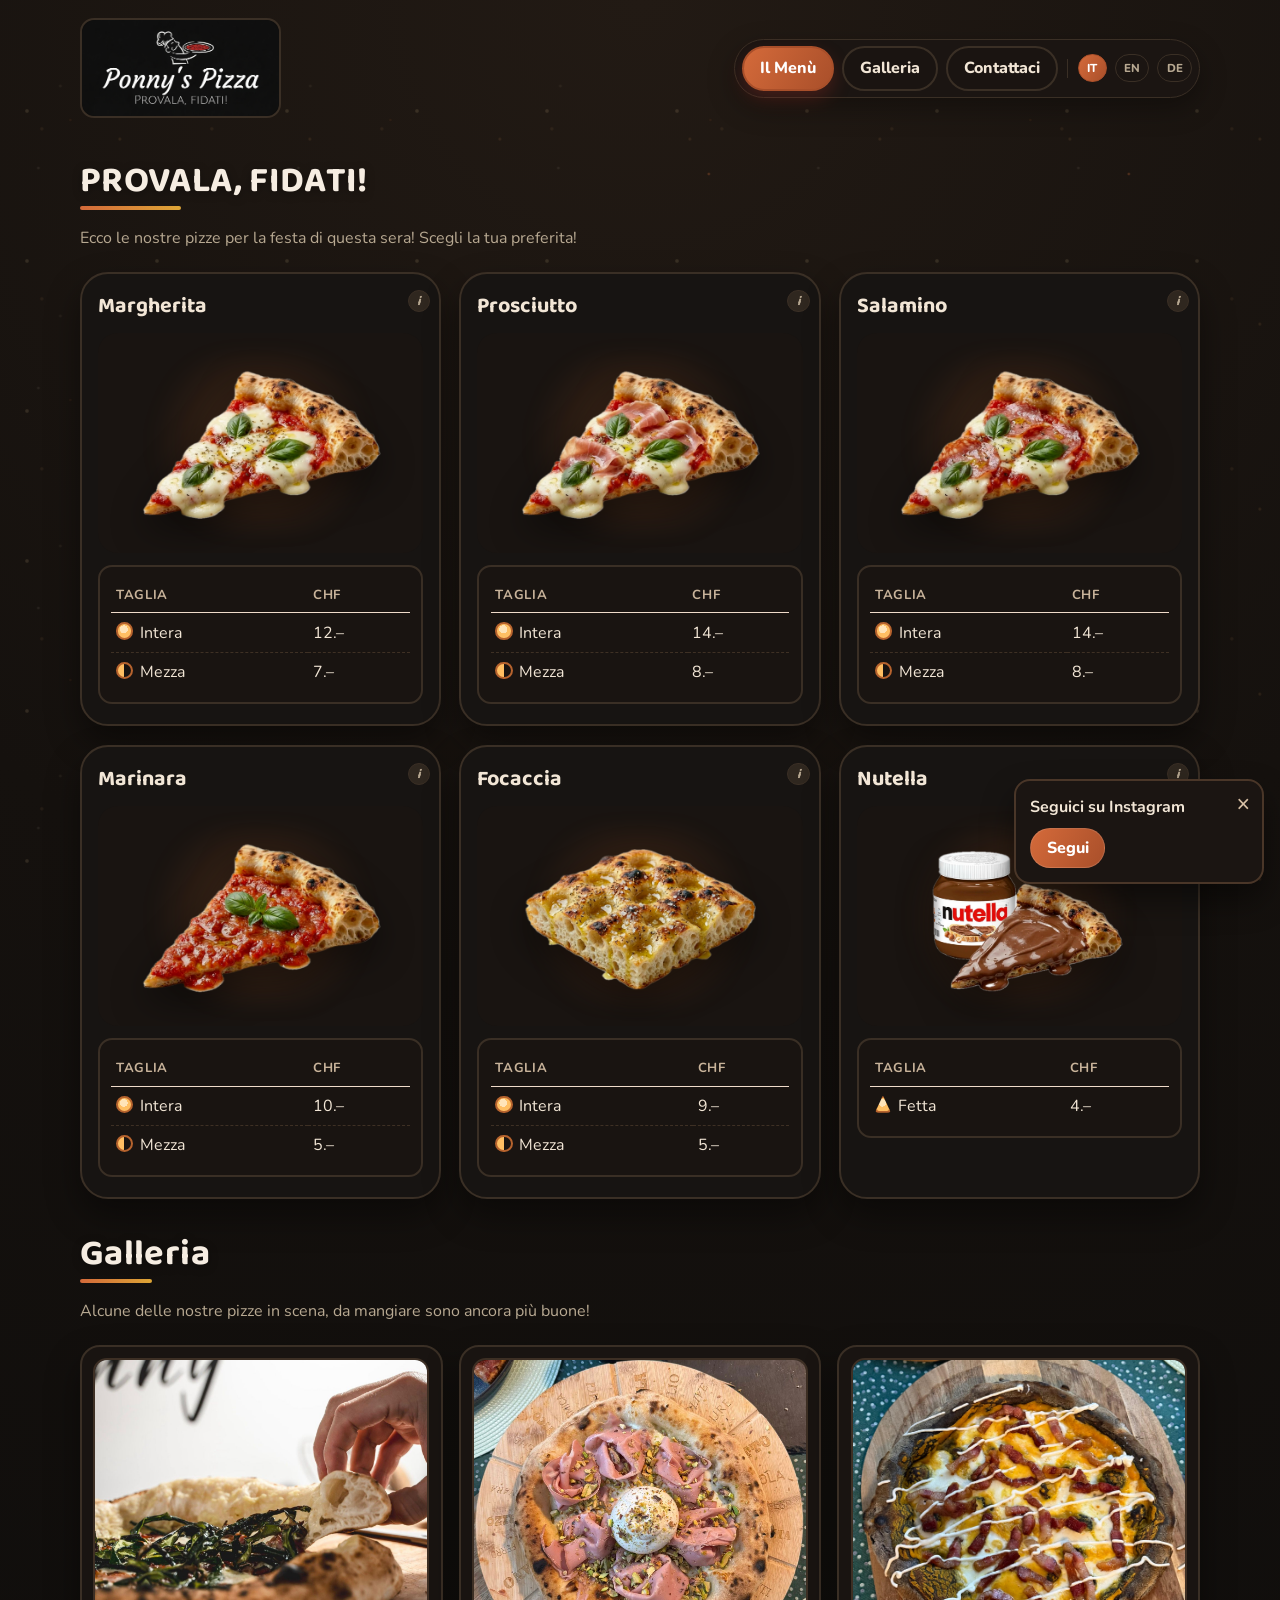
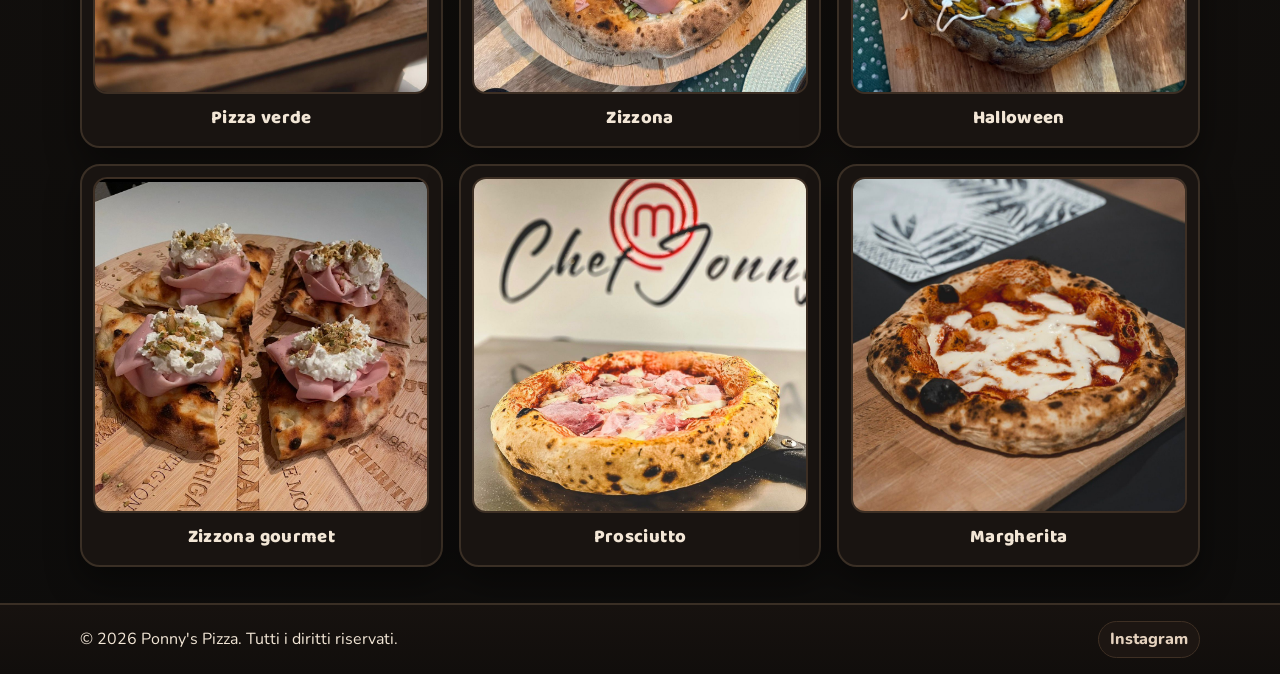
<file: index.html>
<!doctype html>
<html lang="it">
  <head>
    <meta charset="UTF-8" />
    <meta name="viewport" content="width=device-width, initial-scale=1.0" />
    <title>Ponny's Pizza | Home</title>
    <link rel="icon" type="image/png" href="assets/imgs/Pizza_margherita_icon_v3.png" />
    <link rel="preconnect" href="https://fonts.googleapis.com" />
    <link rel="preconnect" href="https://fonts.gstatic.com" crossorigin />
    <link
      href="https://fonts.googleapis.com/css2?family=Baloo+2:wght@500;700;800&family=Nunito:wght@400;600;700;800&display=swap"
      rel="stylesheet"
    />
    <link rel="stylesheet" href="style.css" />
    <script src="menu.js" defer></script>
  </head>
  <body>
    <div class="site-shell">
      <header class="site-header container">
        <a class="logo-wrap" href="index.html" aria-label="Torna alla home di Ponny's Pizza">
          <img
            class="logo-img"
            src="assets/imgs/Logo_dark_v2.png"
            alt="Ponny's Pizza — PROVALA, FIDATI!"
            width="320"
            height="160"
            onerror="this.classList.add('is-hidden'); this.nextElementSibling.classList.remove('is-hidden');"
          />
          <div class="logo-placeholder is-hidden" aria-hidden="true">Logo non trovato</div>
        </a>
        <nav class="main-nav" aria-label="Navigazione principale">
          <a class="nav-link active" href="index.html" data-i18n="nav_menu">Il Menù</a>
          <a class="nav-link" href="#galleria" data-i18n="nav_gallery">Galleria</a>
          <a class="nav-link" href="about.html" data-i18n="nav_contact">Contattaci</a>
          <span class="lang-divider"></span>
          <button class="lang-btn active" data-lang="it" type="button">IT</button>
          <button class="lang-btn" data-lang="en" type="button">EN</button>
          <button class="lang-btn" data-lang="de" type="button">DE</button>
        </nav>
        <div class="mobile-nav">
          <button
            class="mobile-nav-toggle"
            type="button"
            aria-expanded="false"
            aria-controls="mobile-nav-popup"
            aria-label="Apri menu di navigazione"
          >
            <span class="hamburger-icon" aria-hidden="true">
              <span></span>
              <span></span>
              <span></span>
            </span>
          </button>
          <div class="mobile-nav-popup" id="mobile-nav-popup" role="menu" aria-label="Seleziona pagina">
            <a class="mobile-nav-link active" href="index.html" role="menuitem" data-i18n="nav_menu">Il Menù</a>
            <a class="mobile-nav-link" href="#galleria" role="menuitem" data-i18n="nav_gallery">Galleria</a>
            <a class="mobile-nav-link" href="about.html" role="menuitem" data-i18n="nav_contact">Contattaci</a>
            <div class="lang-switch-mobile">
              <button class="lang-btn active" data-lang="it" type="button">IT</button>
              <button class="lang-btn" data-lang="en" type="button">EN</button>
              <button class="lang-btn" data-lang="de" type="button">DE</button>
            </div>
          </div>
        </div>
      </header>

      <main>
        <h1 class="visually-hidden">Ponny's Pizza</h1>
        <section class="event-menu container section-spacing">
          <h2 class="section-title"><span data-i18n="hero_title">PROVALA, FIDATI!</span></h2>
          <p class="section-intro" data-i18n="hero_intro">Ecco le nostre pizze per la festa di questa sera! Scegli la tua preferita!</p>

          <div class="pizza-grid">
            <article
              class="pizza-card"
              data-pizza-flip
              tabindex="0"
              aria-expanded="false"
              aria-label="Margherita — clicca la scheda per vedere gli ingredienti"
            >
              <div class="pizza-flip-scene">
                <div class="pizza-flip-inner">
                  <div
                    class="pizza-flip-face pizza-flip-back"
                    id="ingredients-marg"
                    role="region"
                    aria-label="Ingredienti Margherita"
                  >
                    <h3>Margherita</h3>
                    <ul class="ingredient-list">
                      <li data-i18n="ing_mozzarella">Mozzarella</li>
                      <li data-i18n="ing_pomodoro">Pomodoro</li>
                    </ul>
                  </div>
                  <div class="pizza-flip-face pizza-flip-front">
                    <h3 id="pizza-title-marg">Margherita</h3>
                    <div
                      class="pizza-menu-visual placeholder-box pizza-menu-photo"
                      role="img"
                      aria-label="Immagine pizza Margherita (da aggiungere)"
                    >
                      <img
                        class="pizza-type-icon-in-photo"
                        src="assets/imgs/Pizza_margherita_icon_v3.png"
                        alt=""
                        width="200"
                        height="200"
                        loading="lazy"
                      />
                    </div>
                    <div class="price-card">
                      <table aria-label="Prezzi pizza Margherita in franchi svizzeri">
                        <thead>
                          <tr>
                            <th scope="col" data-i18n="th_size">Taglia</th>
                            <th scope="col">CHF</th>
                          </tr>
                        </thead>
                        <tbody>
                          <tr>
                            <td><span class="size-icon icon-full" aria-hidden="true"></span><span data-i18n="size_full">Intera</span></td>
                            <td>12.–</td>
                          </tr>
                          <tr>
                            <td><span class="size-icon icon-half" aria-hidden="true"></span><span data-i18n="size_half">Mezza</span></td>
                            <td>7.–</td>
                          </tr>
                        </tbody>
                      </table>
                    </div>
                  </div>
                </div>
              </div>
            </article>

            <article
              class="pizza-card"
              data-pizza-flip
              tabindex="0"
              aria-expanded="false"
              aria-label="Prosciutto — clicca la scheda per vedere gli ingredienti"
            >
              <div class="pizza-flip-scene">
                <div class="pizza-flip-inner">
                  <div
                    class="pizza-flip-face pizza-flip-back"
                    id="ingredients-pro"
                    role="region"
                    aria-label="Ingredienti Prosciutto"
                  >
                    <h3>Prosciutto</h3>
                    <ul class="ingredient-list">
                      <li data-i18n="ing_mozzarella">Mozzarella</li>
                      <li data-i18n="ing_pomodoro">Pomodoro</li>
                      <li data-i18n="ing_prosciutto">Prosciutto</li>
                    </ul>
                  </div>
                  <div class="pizza-flip-face pizza-flip-front">
                    <h3 id="pizza-title-pro">Prosciutto</h3>
                    <div
                      class="pizza-menu-visual placeholder-box pizza-menu-photo"
                      role="img"
                      aria-label="Immagine pizza Prosciutto (da aggiungere)"
                    >
                      <img
                        class="pizza-type-icon-in-photo"
                        src="assets/imgs/Pizza_prosciutto_icon_v3.png"
                        alt=""
                        width="200"
                        height="200"
                        loading="lazy"
                      />
                    </div>
                    <div class="price-card">
                      <table aria-label="Prezzi pizza Prosciutto in franchi svizzeri">
                        <thead>
                          <tr>
                            <th scope="col" data-i18n="th_size">Taglia</th>
                            <th scope="col">CHF</th>
                          </tr>
                        </thead>
                        <tbody>
                          <tr>
                            <td><span class="size-icon icon-full" aria-hidden="true"></span><span data-i18n="size_full">Intera</span></td>
                            <td>14.–</td>
                          </tr>
                          <tr>
                            <td><span class="size-icon icon-half" aria-hidden="true"></span><span data-i18n="size_half">Mezza</span></td>
                            <td>8.–</td>
                          </tr>
                        </tbody>
                      </table>
                    </div>
                  </div>
                </div>
              </div>
            </article>

            <article
              class="pizza-card"
              data-pizza-flip
              tabindex="0"
              aria-expanded="false"
              aria-label="Salamino — clicca la scheda per vedere gli ingredienti"
            >
              <div class="pizza-flip-scene">
                <div class="pizza-flip-inner">
                  <div
                    class="pizza-flip-face pizza-flip-back"
                    id="ingredients-sal"
                    role="region"
                    aria-label="Ingredienti Salamino"
                  >
                    <h3>Salamino</h3>
                    <ul class="ingredient-list">
                      <li data-i18n="ing_pomodoro">Pomodoro</li>
                      <li data-i18n="ing_mozzarella">Mozzarella</li>
                      <li data-i18n="ing_salame">Salame piccante</li>
                    </ul>
                  </div>
                  <div class="pizza-flip-face pizza-flip-front">
                    <h3 id="pizza-title-sal">Salamino</h3>
                    <div
                      class="pizza-menu-visual placeholder-box pizza-menu-photo"
                      role="img"
                      aria-label="Immagine pizza Salamino (da aggiungere)"
                    >
                      <img
                        class="pizza-type-icon-in-photo"
                        src="assets/imgs/Pizza_salame_icon_v3.png"
                        alt=""
                        width="200"
                        height="200"
                        loading="lazy"
                      />
                    </div>
                    <div class="price-card">
                      <table aria-label="Prezzi pizza Salamino in franchi svizzeri">
                        <thead>
                          <tr>
                            <th scope="col" data-i18n="th_size">Taglia</th>
                            <th scope="col">CHF</th>
                          </tr>
                        </thead>
                        <tbody>
                          <tr>
                            <td><span class="size-icon icon-full" aria-hidden="true"></span><span data-i18n="size_full">Intera</span></td>
                            <td>14.–</td>
                          </tr>
                          <tr>
                            <td><span class="size-icon icon-half" aria-hidden="true"></span><span data-i18n="size_half">Mezza</span></td>
                            <td>8.–</td>
                          </tr>
                        </tbody>
                      </table>
                    </div>
                  </div>
                </div>
              </div>
            </article>

            <article
              class="pizza-card"
              data-pizza-flip
              tabindex="0"
              aria-expanded="false"
              aria-label="Marinara — clicca la scheda per vedere gli ingredienti"
            >
              <div class="pizza-flip-scene">
                <div class="pizza-flip-inner">
                  <div
                    class="pizza-flip-face pizza-flip-back"
                    id="ingredients-marin"
                    role="region"
                    aria-label="Ingredienti Marinara"
                  >
                    <h3>Marinara</h3>
                    <ul class="ingredient-list">
                      <li data-i18n="ing_pomodoro">Pomodoro</li>
                    </ul>
                  </div>
                  <div class="pizza-flip-face pizza-flip-front">
                    <h3 id="pizza-title-marin">Marinara</h3>
                    <div
                      class="pizza-menu-visual placeholder-box pizza-menu-photo pizza-menu-placeholder-only"
                      role="img"
                      aria-label="Immagine pizza Marinara (in arrivo)"
                    >
                    <img
                    class="pizza-type-icon-in-photo"
                    src="assets/imgs/Pizza_marinara_icon_v3.png"
                    alt=""
                    width="200"
                    height="200"
                    loading="lazy"
                  />                    </div>
                    <div class="price-card">
                      <table aria-label="Prezzi pizza Marinara in franchi svizzeri">
                        <thead>
                          <tr>
                            <th scope="col" data-i18n="th_size">Taglia</th>
                            <th scope="col">CHF</th>
                          </tr>
                        </thead>
                        <tbody>
                          <tr>
                            <td><span class="size-icon icon-full" aria-hidden="true"></span><span data-i18n="size_full">Intera</span></td>
                            <td>10.–</td>
                          </tr>
                          <tr>
                            <td><span class="size-icon icon-half" aria-hidden="true"></span><span data-i18n="size_half">Mezza</span></td>
                            <td>5.–</td>
                          </tr>
                        </tbody>
                      </table>
                    </div>
                  </div>
                </div>
              </div>
            </article>

            <article
              class="pizza-card"
              data-pizza-flip
              tabindex="0"
              aria-expanded="false"
              aria-label="Focaccia — clicca la scheda per vedere gli ingredienti"
            >
              <div class="pizza-flip-scene">
                <div class="pizza-flip-inner">
                  <div
                    class="pizza-flip-face pizza-flip-back"
                    id="ingredients-foc"
                    role="region"
                    aria-label="Ingredienti Focaccia"
                  >
                    <h3>Focaccia</h3>
                    <ul class="ingredient-list">
                      <li data-i18n="ing_olio">Olio</li>
                      <li data-i18n="ing_sale">Sale</li>
                    </ul>
                  </div>
                  <div class="pizza-flip-face pizza-flip-front">
                    <h3 id="pizza-title-foc">Focaccia</h3>
                    <div
                      class="pizza-menu-visual placeholder-box pizza-menu-photo pizza-menu-placeholder-only"
                      role="img"
                      aria-label="Immagine focaccia (in arrivo)"
                    >
                    <img
                    class="pizza-type-icon-in-photo"
                    src="assets/imgs/Focaccia_icon_v3.png"
                    alt=""
                    width="200"
                    height="200"
                    loading="lazy"
                  />                               </div>
                    <div class="price-card">
                      <table aria-label="Prezzi focaccia in franchi svizzeri">
                        <thead>
                          <tr>
                            <th scope="col" data-i18n="th_size">Taglia</th>
                            <th scope="col">CHF</th>
                          </tr>
                        </thead>
                        <tbody>
                          <tr>
                            <td><span class="size-icon icon-full" aria-hidden="true"></span><span data-i18n="size_full">Intera</span></td>
                            <td>9.–</td>
                          </tr>
                          <tr>
                            <td><span class="size-icon icon-half" aria-hidden="true"></span><span data-i18n="size_half">Mezza</span></td>
                            <td>5.–</td>
                          </tr>
                        </tbody>
                      </table>
                    </div>
                  </div>
                </div>
              </div>
            </article>

            <article
              class="pizza-card"
              data-pizza-flip
              tabindex="0"
              aria-expanded="false"
              aria-label="Nutella — clicca la scheda per vedere gli ingredienti"
            >
              <div class="pizza-flip-scene">
                <div class="pizza-flip-inner">
                  <div
                    class="pizza-flip-face pizza-flip-back"
                    id="ingredients-nut"
                    role="region"
                    aria-label="Ingredienti Nutella"
                  >
                    <h3>Nutella</h3>
                    <ul class="ingredient-list">
                      <li data-i18n="ing_nutella">Nutella</li>
                    </ul>
                  </div>
                  <div class="pizza-flip-face pizza-flip-front">
                    <h3 id="pizza-title-nut">Nutella</h3>
                    <div
                      class="pizza-menu-visual placeholder-box pizza-menu-photo pizza-menu-placeholder-only"
                      role="img"
                      aria-label="Immagine pizza Nutella"
                    >
                      <img
                        class="pizza-type-icon-in-photo nutella-icon"
                        src="assets/imgs/Pizza_nutella_icon_v3.png"
                        alt=""
                        width="200"
                        height="200"
                        loading="lazy"
                      />
                    </div>
                    <div class="price-card">
                      <table aria-label="Prezzi pizza Nutella in franchi svizzeri">
                        <thead>
                          <tr>
                            <th scope="col" data-i18n="th_size">Taglia</th>
                            <th scope="col">CHF</th>
                          </tr>
                        </thead>
                        <tbody>
                          <tr>
                            <td><span class="size-icon icon-slice" aria-hidden="true"></span><span data-i18n="size_slice">Fetta</span></td>
                            <td>4.–</td>
                          </tr>
                        </tbody>
                      </table>
                    </div>
                  </div>
                </div>
              </div>
            </article>
          </div>
        </section>

        <section class="gallery-section container section-spacing" aria-labelledby="galleria">
          <h2 id="galleria" class="section-title"><span data-i18n="gallery_title">Galleria</span></h2>
          <p class="section-intro" data-i18n="gallery_intro">Alcune delle nostre pizze in scena, da mangiare sono ancora più buone!</p>

          <div class="gallery-grid">
            <article class="gallery-card">
              <div class="gallery-media">
                <img
                  src="assets/imgs/Pizza_5.jpeg"
                  alt="Pizza verde"
                  loading="lazy"
                  onerror="this.classList.add('is-hidden'); this.nextElementSibling.classList.remove('is-hidden');"
                />
                <div class="gallery-fallback is-hidden" aria-hidden="true">Placeholder pizza 1: 1:1</div>
              </div>
              <p class="gallery-caption">Pizza verde</p>
            </article>

            <article class="gallery-card">
              <div class="gallery-media">
                <img
                  src="assets/imgs/Pizza_6.jpeg"
                  alt="zizzona"
                  loading="lazy"
                  onerror="this.classList.add('is-hidden'); this.nextElementSibling.classList.remove('is-hidden');"
                />
                <div class="gallery-fallback is-hidden" aria-hidden="true">Placeholder pizza 2: 1:1</div>
              </div>
              <p class="gallery-caption">Zizzona</p>
            </article>

            <article class="gallery-card">
              <div class="gallery-media">
                <img
                  src="assets/imgs/Pizza_7.jpeg"
                  alt="Halloween"
                  loading="lazy"
                  onerror="this.classList.add('is-hidden'); this.nextElementSibling.classList.remove('is-hidden');"
                />
                <div class="gallery-fallback is-hidden" aria-hidden="true">Placeholder pizza 3: 1:1</div>
              </div>
              <p class="gallery-caption">Halloween</p>
            </article>

            <article class="gallery-card">
              <div class="gallery-media">
                <img
                  src="assets/imgs/Pizza_8.jpeg"
                  alt="zizzona gourmet"
                  loading="lazy"
                  onerror="this.classList.add('is-hidden'); this.nextElementSibling.classList.remove('is-hidden');"
                />
                <div class="gallery-fallback is-hidden" aria-hidden="true">Placeholder pizza 4: 1:1</div>
              </div>
              <p class="gallery-caption">Zizzona gourmet</p>
            </article>

            <article class="gallery-card">
              <div class="gallery-media">
                <img
                  src="assets/imgs/Pizza_1.jpeg"
                  alt="prosciutto"
                  loading="lazy"
                  onerror="this.classList.add('is-hidden'); this.nextElementSibling.classList.remove('is-hidden');"
                />
                <div class="gallery-fallback is-hidden" aria-hidden="true">Placeholder pizza 5: 1:1</div>
              </div>
              <p class="gallery-caption">Prosciutto</p>
            </article>

            <article class="gallery-card">
              <div class="gallery-media">
                <img
                  src="assets/imgs/Pizza_2.jpeg"
                  alt="margherita"
                  loading="lazy"
                  onerror="this.classList.add('is-hidden'); this.nextElementSibling.classList.remove('is-hidden');"
                />
                <div class="gallery-fallback is-hidden" aria-hidden="true">Placeholder pizza 6: 1:1</div>
              </div>
              <p class="gallery-caption">Margherita</p>
            </article>
          </div>
        </section>
      </main>

      <footer class="site-footer">
        <div class="container footer-inner">
          <p data-i18n="footer_copy">© 2026 Ponny's Pizza. Tutti i diritti riservati.</p>
          <div class="social-links" aria-label="Social media">
            <a href="https://www.instagram.com/ponny_pizza?utm_source=ig_web_button_share_sheet&igsh=ZDNlZDc0MzIxNw==" aria-label="Instagram" target="_blank" rel="noopener noreferrer">Instagram</a>
          </div>
        </div>
      </footer>

      <aside class="insta-popup" id="insta-popup" aria-live="polite" aria-label="Invito Instagram">
        <button class="insta-popup-close" type="button" aria-label="Chiudi popup Instagram">×</button>
        <p data-i18n="insta_text">Seguici su Instagram</p>
        <a class="insta-popup-btn" href="https://www.instagram.com/ponny_pizza?utm_source=ig_web_button_share_sheet&igsh=ZDNlZDc0MzIxNw==" target="_blank" rel="noopener noreferrer" data-i18n="insta_follow">Segui</a>
      </aside>
    </div>
  </body>
</html>
</file>
<file: style.css>
:root {
  --bg: #0f0e0d;
  --paper: #171412;
  --text: #f2e6d6;
  --muted: #b8a992;
  --red: #d46a3a;
  --red-dark: #a94f2a;
  --yellow: #ffbe3d;
  --crust: #f3d2a3;
  --wood: #2a211a;
  --line: #3a2f25;
  --shadow: 0 16px 34px rgba(0, 0, 0, 0.42);
  --header-scroll-margin: 20px;
  --radius-xl: 28px;
  --radius-lg: 20px;
  --radius-md: 14px;
}

*,
*::before,
*::after {
  box-sizing: border-box;
}

html,
body {
  margin: 0;
  padding: 0;
}

html {
  scroll-padding-top: var(--header-scroll-margin);
  scrollbar-width: none;
  -ms-overflow-style: none;
}

html::-webkit-scrollbar {
  width: 0;
  height: 0;
}

@media (prefers-reduced-motion: no-preference) {
  html {
    scroll-behavior: smooth;
  }
}

body {
  background: radial-gradient(circle at 50% 0, #221a14 0, #15110e 42%, #0d0c0b 100%);
  color: var(--text);
  font-family: "Nunito", Arial, sans-serif;
  line-height: 1.5;
  overflow-x: hidden;
  scrollbar-width: none;
  -ms-overflow-style: none;
}

body::-webkit-scrollbar {
  width: 0;
  height: 0;
}

body::before,
body::after {
  content: "";
  position: fixed;
  inset: -20% 0 0;
  pointer-events: none;
  z-index: 0;
}

body::before {
  background-image:
    radial-gradient(circle, rgba(255, 224, 168, 0.2) 0 1.2px, transparent 2.4px),
    radial-gradient(circle, rgba(255, 184, 110, 0.16) 0 1px, transparent 2px),
    radial-gradient(circle, rgba(255, 245, 222, 0.11) 0 0.9px, transparent 1.9px),
    radial-gradient(circle, rgba(255, 150, 80, 0.1) 0 0.8px, transparent 1.8px);
  background-size: 130px 150px, 190px 185px, 260px 220px, 320px 280px;
  background-position: 8% 120%, 72% 108%, 42% 130%, 24% 125%;
  animation: soot-rise-a 18s linear infinite;
  opacity: 0.62;
}

body::after {
  background-image:
    radial-gradient(circle, rgba(255, 190, 120, 0.14) 0 1.1px, transparent 2.3px),
    radial-gradient(circle, rgba(255, 235, 190, 0.11) 0 1px, transparent 2px),
    radial-gradient(circle, rgba(255, 135, 70, 0.42) 0 0.9px, transparent 1.8px);
  background-size: 170px 170px, 250px 230px, 420px 380px;
  background-position: 88% 118%, 18% 126%, 58% 132%;
  animation: soot-rise-b 23s linear infinite, spark-flicker 7.5s steps(1, end) infinite;
  filter: blur(0.25px);
  opacity: 0.52;
}

@keyframes soot-rise-a {
  from {
    transform: translateY(0);
  }
  to {
    transform: translateY(-46vh);
  }
}

@keyframes soot-rise-b {
  from {
    transform: translateY(0);
  }
  to {
    transform: translateY(-58vh);
  }
}

@keyframes spark-flicker {
  0%,
  62%,
  100% {
    opacity: 0.4;
  }
  66% {
    opacity: 0.85;
  }
  69% {
    opacity: 0.5;
  }
  83% {
    opacity: 0.78;
  }
  86% {
    opacity: 0.46;
  }
}

@media (prefers-reduced-motion: reduce) {
  body::before,
  body::after {
    animation: none;
    opacity: 0.22;
  }
}

img {
  display: block;
  max-width: 100%;
  height: auto;
}

.container {
  width: min(1120px, 92%);
  margin: 0 auto;
}

.section-spacing {
  margin-top: 2rem;
  margin-bottom: 2.25rem;
}

.site-shell {
  min-height: 100vh;
  display: flex;
  flex-direction: column;
  position: relative;
  z-index: 1;
}

.site-header {
  position: relative;
  z-index: 40;
  display: flex;
  flex-wrap: wrap;
  justify-content: space-between;
  align-items: center;
  gap: 1rem;
  padding: 1.15rem 0 0.75rem;
}

/* Home: solo bordo come il tasto menu (niente sfondo / vetro) */
.logo-wrap {
  display: flex;
  align-items: center;
  gap: 1rem;
  text-decoration: none;
  color: inherit;
  padding: 0;
  border-radius: 14px;
  background: var(--bg);
  border: 2px solid var(--line);
  box-shadow: none;
  overflow: hidden;
}

.visually-hidden {
  position: absolute;
  width: 1px;
  height: 1px;
  padding: 0;
  margin: -1px;
  overflow: hidden;
  clip: rect(0, 0, 0, 0);
  white-space: nowrap;
  border: 0;
}

/* Logo: bordo unico sul contenitore .logo-wrap (evita doppia cornice) */
.logo-img {
  display: block;
  height: clamp(64px, 16vw, 96px);
  width: auto;
  max-width: min(340px, 84vw);
  object-fit: contain;
  border-radius: 14px;
  background: transparent;
  padding: 0;
  border: 0;
  box-shadow: none;
}

.is-hidden {
  display: none !important;
}

.logo-placeholder {
  min-height: 64px;
  min-width: 120px;
  max-width: min(340px, 84vw);
  border-radius: 14px;
  display: grid;
  place-items: center;
  text-align: center;
  padding: 0.5rem 0.75rem;
  font-size: 0.75rem;
  font-weight: 700;
  background: repeating-linear-gradient(
    135deg,
    #ffe3c0,
    #ffe3c0 12px,
    #ffd9aa 12px,
    #ffd9aa 24px
  );
  border: 3px dashed #de944f;
  color: #9b4d1b;
}

.main-nav {
  display: flex;
  flex-wrap: wrap;
  gap: 0.5rem;
  align-items: center;
  padding: 0.35rem 0.45rem;
  border-radius: 999px;
  background: #1b1512;
  border: 1px solid var(--line);
  box-shadow: 0 10px 28px rgba(0, 0, 0, 0.32);
}

.lang-divider {
  width: 1px;
  height: 1.2rem;
  background: var(--line);
  margin: 0 0.1rem;
}

.lang-btn {
  background: transparent;
  border: 1.5px solid var(--line);
  border-radius: 999px;
  padding: 0.28rem 0.52rem;
  font: inherit;
  font-size: 0.72rem;
  font-weight: 800;
  color: var(--muted);
  cursor: pointer;
  transition: background 0.2s ease, color 0.2s ease, border-color 0.2s ease;
}

.lang-btn:hover,
.lang-btn:focus-visible {
  border-color: rgba(222, 60, 46, 0.55);
  color: var(--text);
  outline: none;
}

.lang-btn.active {
  background: linear-gradient(120deg, var(--red), var(--red-dark));
  border-color: var(--red-dark);
  color: #fff;
}

.lang-switch-mobile {
  display: flex;
  gap: 0.35rem;
  padding: 0.55rem 0.7rem 0.25rem;
  margin-top: 0.25rem;
  border-top: 1px solid var(--line);
}

.mobile-nav {
  display: none;
  position: relative;
}

.mobile-nav-toggle {
  border: 2px solid var(--line);
  background: rgba(26, 20, 17, 0.58);
  color: var(--text);
  border-radius: 14px;
  width: 58px;
  height: 50px;
  padding: 0;
  font: inherit;
  font-weight: 800;
  cursor: pointer;
  transition: transform 0.2s ease, border-color 0.2s ease, box-shadow 0.2s ease;
  backdrop-filter: blur(14px);
  -webkit-backdrop-filter: blur(14px);
  box-shadow: 0 10px 28px rgba(0, 0, 0, 0.28);
}

.mobile-nav-toggle:hover,
.mobile-nav-toggle:focus-visible {
  border-color: rgba(222, 60, 46, 0.55);
  transform: translateY(-1px);
  box-shadow: 0 8px 16px rgba(177, 52, 40, 0.2);
  outline: none;
}

.mobile-nav-popup {
  position: absolute;
  right: 0;
  top: calc(100% + 0.4rem);
  min-width: 190px;
  padding: 0.35rem;
  border-radius: 14px;
  border: 2px solid var(--line);
  background: #1b1512;
  box-shadow: 0 14px 28px rgba(106, 45, 17, 0.2);
  z-index: 30;
  display: none;
}

.hamburger-icon {
  width: 24px;
  height: 17px;
  margin: 0 auto;
  display: grid;
  align-content: space-between;
}

.hamburger-icon span {
  display: block;
  height: 2.5px;
  width: 100%;
  border-radius: 10px;
  background: var(--red-dark);
}

.mobile-nav.is-open .mobile-nav-popup {
  display: block;
}

.mobile-nav-link {
  display: block;
  text-decoration: none;
  color: var(--text);
  font-weight: 800;
  border-radius: 10px;
  padding: 0.55rem 0.7rem;
}

.mobile-nav-link:hover,
.mobile-nav-link:focus-visible {
  background: #2a2019;
  outline: none;
}

.mobile-nav-link.active {
  background: linear-gradient(120deg, var(--red), var(--red-dark));
  color: #fff;
}

.nav-link {
  background: #1a1411;
  border: 2px solid var(--line);
  border-radius: 999px;
  padding: 0.55rem 1rem;
  text-decoration: none;
  font-weight: 800;
  color: var(--text);
  transition: transform 0.2s ease, border-color 0.2s ease, box-shadow 0.2s ease;
}

.nav-link:hover,
.nav-link:focus-visible {
  border-color: rgba(222, 60, 46, 0.55);
  transform: translateY(-1px);
  box-shadow: 0 10px 18px rgba(177, 52, 40, 0.18);
}

.nav-link.active {
  background: linear-gradient(120deg, var(--red), var(--red-dark));
  border-color: var(--red-dark);
  color: #fff;
  box-shadow: 0 8px 18px rgba(177, 52, 40, 0.28);
}

h2 {
  margin: 0;
  font-family: "Baloo 2", cursive;
  font-size: clamp(1.7rem, 3vw, 2.25rem);
  line-height: 1.1;
}

/* Titoli sezione: look piu' curato e accattivante */
.section-title {
  position: relative;
  display: inline-flex;
  align-items: center;
  gap: 0.55rem;
  margin-bottom: 0.55rem;
  padding-bottom: 0.5rem;
  letter-spacing: 0.01em;
  color: #f6ede2;
  text-shadow: 0 2px 10px rgba(0, 0, 0, 0.35);
}

.section-title::before {
  content: none;
}

.section-title::after {
  content: "";
  position: absolute;
  left: 0;
  bottom: 0;
  width: clamp(72px, 35%, 140px);
  height: 4px;
  border-radius: 999px;
  background: linear-gradient(90deg, rgba(212, 106, 58, 1), rgba(255, 190, 61, 0.86));
  opacity: 1;
}

.section-title > span {
  position: relative;
  z-index: 1;
}

h3 {
  margin-top: 0;
  margin-bottom: 0.7rem;
  font-size: 1.35rem;
  font-family: "Baloo 2", cursive;
}

.section-intro {
  margin-top: 0.45rem;
  margin-bottom: 1.35rem;
  color: var(--muted);
}

.pizza-grid {
  display: grid;
  grid-template-columns: repeat(3, minmax(0, 1fr));
  gap: 1.15rem;
}

/* Schede menù: flip 3D — ingredienti sul retro al clic */
.pizza-card {
  background: transparent;
  border: none;
  border-radius: 0;
  padding: 0;
  box-shadow: none;
  perspective: 1100px;
}

.pizza-flip-scene {
  height: 100%;
  border-radius: var(--radius-xl);
  border: 2px solid var(--line);
  box-shadow: var(--shadow);
  background: var(--paper);
  transition: transform 0.25s ease, box-shadow 0.25s ease;
  cursor: pointer;
  -webkit-tap-highlight-color: transparent;
}

.pizza-card:hover .pizza-flip-scene,
.pizza-card:focus-within .pizza-flip-scene {
  transform: translateY(-3px);
  box-shadow: 0 16px 30px rgba(106, 45, 17, 0.2);
}

/* Griglia a singola cella: l'altezza segue il contenuto (niente taglio ai prezzi) */
.pizza-flip-inner {
  display: grid;
  grid-template-columns: minmax(0, 1fr);
  grid-template-rows: minmax(0, auto);
  width: 100%;
  min-height: min-content;
  transform-style: preserve-3d;
  transition: transform 0.55s cubic-bezier(0.4, 0.2, 0.2, 1);
}

.pizza-card.is-flipped .pizza-flip-inner {
  transform: rotateY(180deg);
}

.pizza-flip-face {
  grid-column: 1;
  grid-row: 1;
  width: 100%;
  min-width: 0;
  padding: 1rem 1rem 1.25rem;
  display: flex;
  flex-direction: column;
  box-sizing: border-box;
  backface-visibility: hidden;
  -webkit-backface-visibility: hidden;
}

.pizza-card:not(.is-flipped) .pizza-flip-back {
  pointer-events: none;
}

.pizza-card.is-flipped .pizza-flip-front {
  pointer-events: none;
}

.pizza-card:focus {
  outline: none;
}

.pizza-card:focus-visible .pizza-flip-scene {
  outline: 3px solid rgba(222, 60, 46, 0.45);
  outline-offset: 3px;
}

.pizza-flip-front {
  transform: translateZ(1px);
  position: relative;
}

.pizza-flip-front::after {
  content: "i";
  position: absolute;
  top: 1rem;
  right: 0.55rem;
  width: 1.4rem;
  height: 1.4rem;
  border-radius: 50%;
  background: rgba(58, 47, 37, 0.7);
  border: 1.5px solid var(--line);
  color: var(--muted);
  font-family: "Baloo 2", cursive;
  font-size: 0.82rem;
  font-style: italic;
  font-weight: 700;
  line-height: 1.4rem;
  text-align: center;
  pointer-events: none;
  z-index: 5;
  transition: opacity 0.3s ease;
}

.pizza-card.is-flipped .pizza-flip-front::after {
  opacity: 0;
}

/* Riquadro immagine menù: icona trasparente ben leggibile su dark theme */
.pizza-menu-visual {
  position: relative;
  display: block;
  overflow: hidden;
  padding: 0 !important;
}

.pizza-menu-visual.placeholder-box {
  display: block;
  border: none;
  background: #191411;
}

/* Alone caldo per far emergere le icone PNG trasparenti */
.pizza-menu-visual::before {
  content: "";
  position: absolute;
  inset: 10% 14%;
  border-radius: 999px;
  background: radial-gradient(
    circle,
    rgba(255, 175, 88, 0.2) 0%,
    rgba(255, 126, 47, 0.1) 42%,
    rgba(0, 0, 0, 0) 75%
  );
  filter: blur(10px);
  z-index: 0;
}

/* Icona trasparente: dimensione contenuta e centrata */
.pizza-type-icon-in-photo,
.pizza-menu-visual .pizza-menu-bg {
  position: absolute;
  inset: 0;
  width: 100%;
  height: 100%;
  object-fit: contain;
  object-position: center;
  z-index: 1;
  pointer-events: none;
}

.pizza-menu-visual .pizza-menu-bg {
  z-index: 0;
  object-fit: cover;
  opacity: 0.86;
}

.pizza-menu-visual:has(.pizza-menu-bg) .pizza-type-icon-in-photo {
  z-index: 2;
  object-fit: contain;
  width: 74%;
  height: 74%;
  inset: unset;
  left: 50%;
  top: 50%;
  transform: translate(-50%, -50%);
  filter: drop-shadow(0 12px 18px rgba(0, 0, 0, 0.42));
}

.pizza-menu-visual:not(:has(.pizza-menu-bg)) .pizza-type-icon-in-photo {
  width: 84%;
  height: 84%;
  inset: unset;
  left: 50%;
  top: 50%;
  transform: translate(-50%, -50%);
  filter: drop-shadow(0 14px 18px rgba(0, 0, 0, 0.45));
}

.pizza-menu-visual .nutella-icon {
  width: 100%;
  height: 100%;
}

.pizza-menu-placeholder-only {
  display: flex !important;
  align-items: center;
  justify-content: center;
}

.pizza-placeholder-label {
  position: relative;
  z-index: 1;
  font-size: 0.82rem;
  font-weight: 800;
  color: var(--muted);
  letter-spacing: 0.02em;
  text-align: center;
}

.pizza-flip-front .price-card {
  margin-top: auto;
  flex-shrink: 0;
}

.pizza-flip-back {
  transform: rotateY(180deg);
  text-align: center;
  justify-content: center;
}

.pizza-flip-back .ingredient-list {
  justify-content: center;
  margin: 0.75rem 0 0;
  flex: 0 1 auto;
}

@media (prefers-reduced-motion: reduce) {
  .pizza-flip-inner {
    transition: none;
    min-height: 0;
    display: block;
  }

  .pizza-card.is-flipped .pizza-flip-inner {
    transform: none;
  }

  .pizza-flip-back {
    transform: none;
  }

  .pizza-flip-face {
    grid-column: auto;
    grid-row: auto;
    display: none;
    pointer-events: auto;
  }

  .pizza-card.is-flipped .pizza-flip-front,
  .pizza-card:not(.is-flipped) .pizza-flip-front {
    pointer-events: auto;
  }

  .pizza-flip-front {
    display: flex;
  }

  .pizza-card.is-flipped .pizza-flip-front {
    display: none;
  }

  .pizza-card.is-flipped .pizza-flip-back {
    display: flex;
  }
}

.pizza-art {
  border-radius: var(--radius-lg);
  overflow: hidden;
  border: 2px solid #f6e0cb;
  background: #fff;
}

.pizza-art img {
  width: 100%;
  aspect-ratio: 640 / 420;
  object-fit: cover;
  display: block;
}

.pizza-menu-photo {
  aspect-ratio: 640 / 420;
  min-height: 0;
  margin-bottom: 0.75rem;
}

.placeholder-box {
  width: 100%;
  min-height: 220px;
  border-radius: var(--radius-lg);
  border: 2px dashed #7d5a3f;
  background: linear-gradient(135deg, #201912, #17110d);
  color: #caa277;
  font-weight: 700;
  display: grid;
  place-items: center;
  text-align: center;
  padding: 1rem;
}

.ingredient-list {
  margin: 1rem 0 0.9rem;
  padding: 0;
  list-style: none;
  display: flex;
  flex-wrap: wrap;
  gap: 0.45rem;
}

.ingredient-list li {
  background: #261d17;
  border: 1px solid #4a3628;
  border-radius: 999px;
  padding: 0.3rem 0.65rem;
  font-size: 0.9rem;
  font-weight: 700;
}

.price-card {
  border: 2px solid var(--line);
  border-radius: var(--radius-md);
  background: #191411;
  padding: 0.7rem;
}

.price-card h4 {
  margin: 0 0 0.35rem;
  color: var(--red-dark);
  font-size: 1.02rem;
}

table {
  width: 100%;
  border-collapse: collapse;
}

th,
td {
  text-align: left;
  padding: 0.45rem 0.3rem;
}

thead th {
  color: #c8b39a;
  font-size: 0.82rem;
  text-transform: uppercase;
  letter-spacing: 0.05em;
  border-bottom: 1px solid #efdbca;
}

tbody tr + tr td {
  border-top: 1px dashed #3e3024;
}

.size-icon {
  width: 1.08rem;
  height: 1.08rem;
  display: inline-block;
  margin-right: 0.42rem;
  border-radius: 50%;
  vertical-align: -0.13rem;
  border: 2px solid #b6632e;
  background: radial-gradient(circle at 45% 38%, #ffe4b8 0 35%, #ffbf63 36% 100%);
}

.icon-half {
  background: linear-gradient(to right, #ffbf63 0 50%, transparent 50% 100%);
}

.icon-slice {
  clip-path: polygon(50% 0, 0 100%, 100% 100%);
  border-radius: 4px;
  width: 1rem;
}

#galleria {
  scroll-margin-top: var(--header-scroll-margin);
}

.gallery-section {
  min-height: 100vh;
}

.gallery-grid {
  display: grid;
  grid-template-columns: repeat(3, minmax(0, 1fr));
  gap: 1rem;
}

.gallery-card {
  background: #191411;
  border: 2px solid var(--line);
  border-radius: var(--radius-lg);
  padding: 0.7rem;
  box-shadow: var(--shadow);
  transition: transform 0.22s ease;
}

.gallery-card:hover {
  transform: translateY(-3px);
}

.gallery-card img {
  width: 100%;
  aspect-ratio: 1 / 1;
  border-radius: 14px;
  object-fit: cover;
  border: 2px solid #3d2f24;
  background: linear-gradient(135deg, #1f1812, #13100d);
}

.gallery-media {
  width: 100%;
}

.gallery-fallback {
  width: 100%;
  aspect-ratio: 1 / 1;
  border-radius: 14px;
  border: 2px dashed #7d5a3f;
  background: linear-gradient(135deg, #201912, #17110d);
  color: #caa277;
  font-weight: 700;
  display: grid;
  place-items: center;
  text-align: center;
  padding: 1rem;
}

.gallery-caption {
  margin: 0.65rem 0 0.15rem;
  text-align: center;
  font-family: "Baloo 2", cursive;
  font-size: 1.15rem;
  font-weight: 800;
  color: #f2e6d6;
  letter-spacing: 0.02em;
}

.chef-layout {
  margin-top: 1rem;
  display: grid;
  gap: 1.3rem;
  grid-template-columns: minmax(0, 330px) minmax(0, 1fr);
  align-items: stretch;
}

.chef-image {
  min-height: 330px;
}

.chef-image-wrap {
  min-height: 330px;
}

img.chef-image {
  width: 100%;
  min-height: 330px;
  border-radius: var(--radius-lg);
  border: 2px solid #3d2f24;
  object-fit: cover;
  object-position: center top;
  box-shadow: var(--shadow);
  background: #fff;
}

.chef-bio {
  background: #191411;
  border: 2px solid var(--line);
  border-radius: var(--radius-xl);
  padding: 1rem 1.1rem;
  box-shadow: var(--shadow);
}

.contact-form {
  margin-top: 0.9rem;
  background: #191411;
  border: 2px solid var(--line);
  border-radius: var(--radius-xl);
  padding: 1rem;
  box-shadow: var(--shadow);
  display: grid;
  gap: 0.6rem;
}

.contact-form-note {
  margin: 0 0 0.25rem;
  color: var(--muted);
  font-size: 0.95rem;
}

.contact-form--compact label {
  font-weight: 800;
  letter-spacing: 0.01em;
}

.contact-form label {
  display: flex;
  align-items: center;
  gap: 0.5rem;
  font-weight: 800;
}

.field-icon {
  width: 1.8rem;
  height: 1.8rem;
  border-radius: 50%;
  display: grid;
  place-items: center;
  background: linear-gradient(135deg, var(--yellow), #ffe091);
  border: 1px solid #f0be66;
}

.contact-form input,
.contact-form select,
.contact-form textarea {
  width: 100%;
  border: 2px solid #4a3628;
  border-radius: 14px;
  padding: 0.75rem 0.9rem;
  font: inherit;
  transition: border-color 0.2s ease, box-shadow 0.2s ease;
  background: #1a1411;
  color: var(--text);
}

.contact-form input:focus,
.contact-form select:focus,
.contact-form textarea:focus {
  outline: none;
  border-color: #b85430;
  box-shadow: 0 0 0 3px rgba(184, 84, 48, 0.25);
}

button[type="submit"] {
  margin-top: 0.45rem;
  border: 0;
  border-radius: 999px;
  padding: 0.78rem 1rem;
  font: inherit;
  font-weight: 800;
  color: #fff;
  background: linear-gradient(120deg, var(--red), var(--red-dark));
  cursor: pointer;
  transition: transform 0.2s ease, filter 0.2s ease, box-shadow 0.2s ease;
}

button[type="submit"]:hover,
button[type="submit"]:focus-visible {
  transform: translateY(-1px);
  filter: brightness(1.05);
  box-shadow: 0 10px 20px rgba(177, 52, 40, 0.32);
}

.site-footer {
  margin-top: auto;
  background: linear-gradient(180deg, #17120f, #110e0c);
  border-top: 2px solid #3a2f25;
}

.footer-inner {
  padding: 1rem 0;
  display: flex;
  flex-wrap: wrap;
  justify-content: space-between;
  align-items: center;
  gap: 0.65rem;
}

.footer-inner p {
  margin: 0;
}

.social-links {
  display: flex;
  flex-wrap: wrap;
  gap: 0.6rem;
}

.social-links a {
  color: #e5d2be;
  text-decoration: none;
  font-weight: 800;
  background: #1d1612;
  border: 1px solid #3f3024;
  padding: 0.35rem 0.7rem;
  border-radius: 999px;
}

.social-links a:hover,
.social-links a:focus-visible {
  background: #2b2119;
}

.insta-popup {
  position: fixed;
  right: 1rem;
  bottom: 1rem;
  z-index: 60;
  width: min(250px, calc(100vw - 2rem));
  border: 2px solid #4a3628;
  border-radius: 16px;
  background: #1b1512;
  box-shadow: 0 16px 32px rgba(0, 0, 0, 0.45);
  padding: 0.85rem 0.9rem 0.9rem;
  display: grid;
  gap: 0.6rem;
  transform: translateY(18px);
  opacity: 0;
  pointer-events: none;
  transition: opacity 0.25s ease, transform 0.25s ease;
}

.insta-popup.is-visible {
  transform: translateY(0);
  opacity: 1;
  pointer-events: auto;
}

.insta-popup p {
  margin: 0;
  font-weight: 700;
  padding-right: 1.4rem;
}

.insta-popup-btn {
  justify-self: start;
  text-decoration: none;
  border-radius: 999px;
  padding: 0.42rem 0.95rem;
  font-weight: 800;
  color: #fff;
  background: linear-gradient(120deg, var(--red), var(--red-dark));
  border: 1px solid rgba(255, 255, 255, 0.12);
}

.insta-popup-close {
  position: absolute;
  top: 0.4rem;
  right: 0.4rem;
  border: 0;
  background: transparent;
  color: #d8c0a5;
  font-size: 1.45rem;
  line-height: 1;
  cursor: pointer;
  padding: 0.35rem;
}

.insta-popup-close:hover,
.insta-popup-close:focus-visible {
  color: #fff3e5;
  outline: none;
}

@media (max-width: 980px) {
  .pizza-grid {
    grid-template-columns: repeat(2, minmax(0, 1fr));
  }

  .gallery-grid {
    grid-template-columns: repeat(2, minmax(0, 1fr));
  }

  .chef-layout {
    grid-template-columns: 1fr;
  }

  .chef-image {
    min-height: 280px;
  }
}

@media (max-width: 680px) {
  .site-header {
    flex-wrap: nowrap;
    align-items: center;
    justify-content: space-between;
  }

  .main-nav {
    display: none;
  }

  .mobile-nav {
    display: block;
    margin-left: auto;
  }

  .mobile-nav-popup {
    position: fixed;
    left: 50%;
    right: auto;
    transform: translateX(-50%);
    top: 92px;
    width: min(92vw, 360px);
    min-width: 0;
    padding: 0.5rem;
  }

  .pizza-grid,
  .gallery-grid {
    grid-template-columns: 1fr;
  }

  .section-title {
    font-size: clamp(1.55rem, 7.2vw, 2.05rem);
    margin-bottom: 0.45rem;
  }

  .placeholder-box {
    min-height: 200px;
  }
}

/* Shimmer skeleton while images load */
@keyframes shimmer {
  0% { background-position: -200% 0; }
  100% { background-position: 200% 0; }
}

.img-loading {
  background: linear-gradient(
    90deg,
    #191411 0%,
    #2a211a 40%,
    #3a2f25 50%,
    #2a211a 60%,
    #191411 100%
  );
  background-size: 200% 100%;
  animation: shimmer 1.6s ease-in-out infinite;
}

.pizza-menu-visual.img-loading::before {
  opacity: 0;
}

.gallery-media.img-loading {
  border-radius: 14px;
  aspect-ratio: 1 / 1;
}

.img-loading > img,
.img-loading > .pizza-type-icon-in-photo {
  opacity: 0;
}

.img-loaded > img,
.img-loaded > .pizza-type-icon-in-photo {
  opacity: 1;
  transition: opacity 0.35s ease;
}

.gallery-card .img-loaded > img {
  opacity: 1;
  transition: opacity 0.35s ease;
}
</file>
